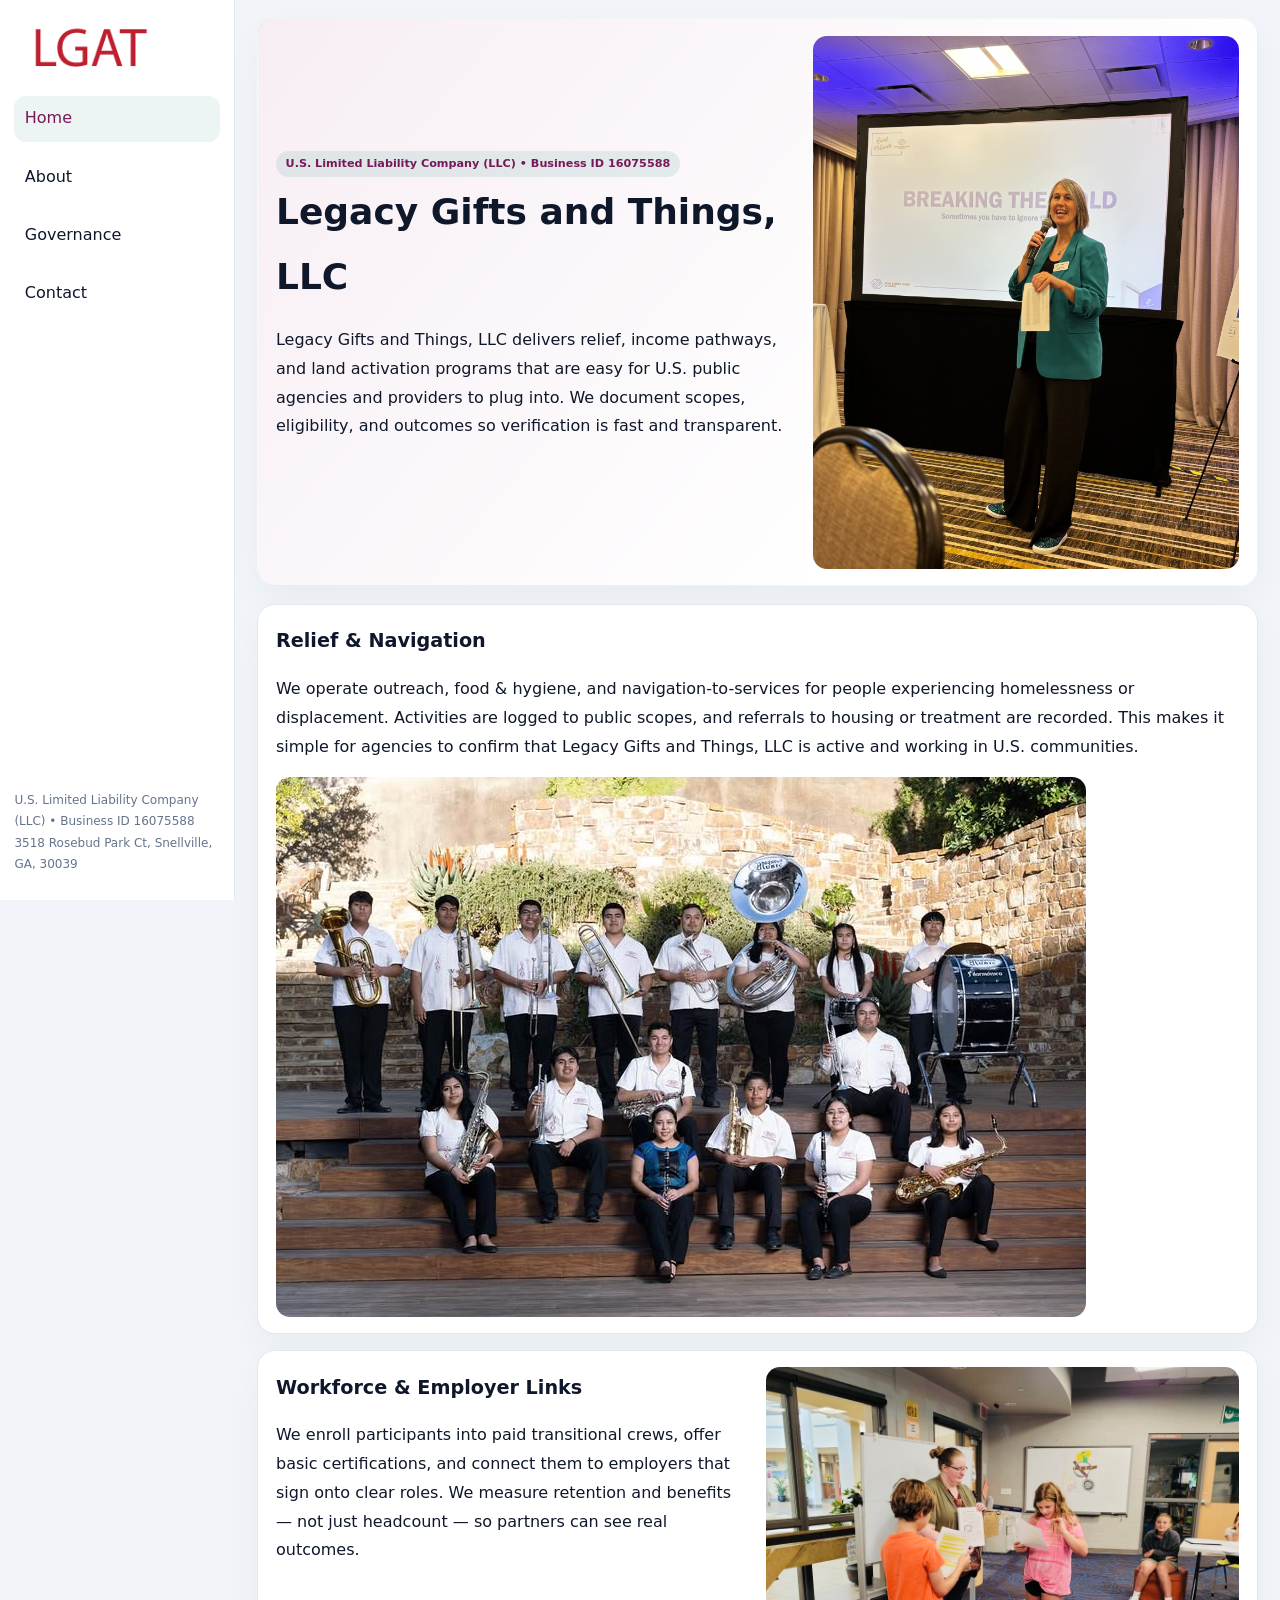
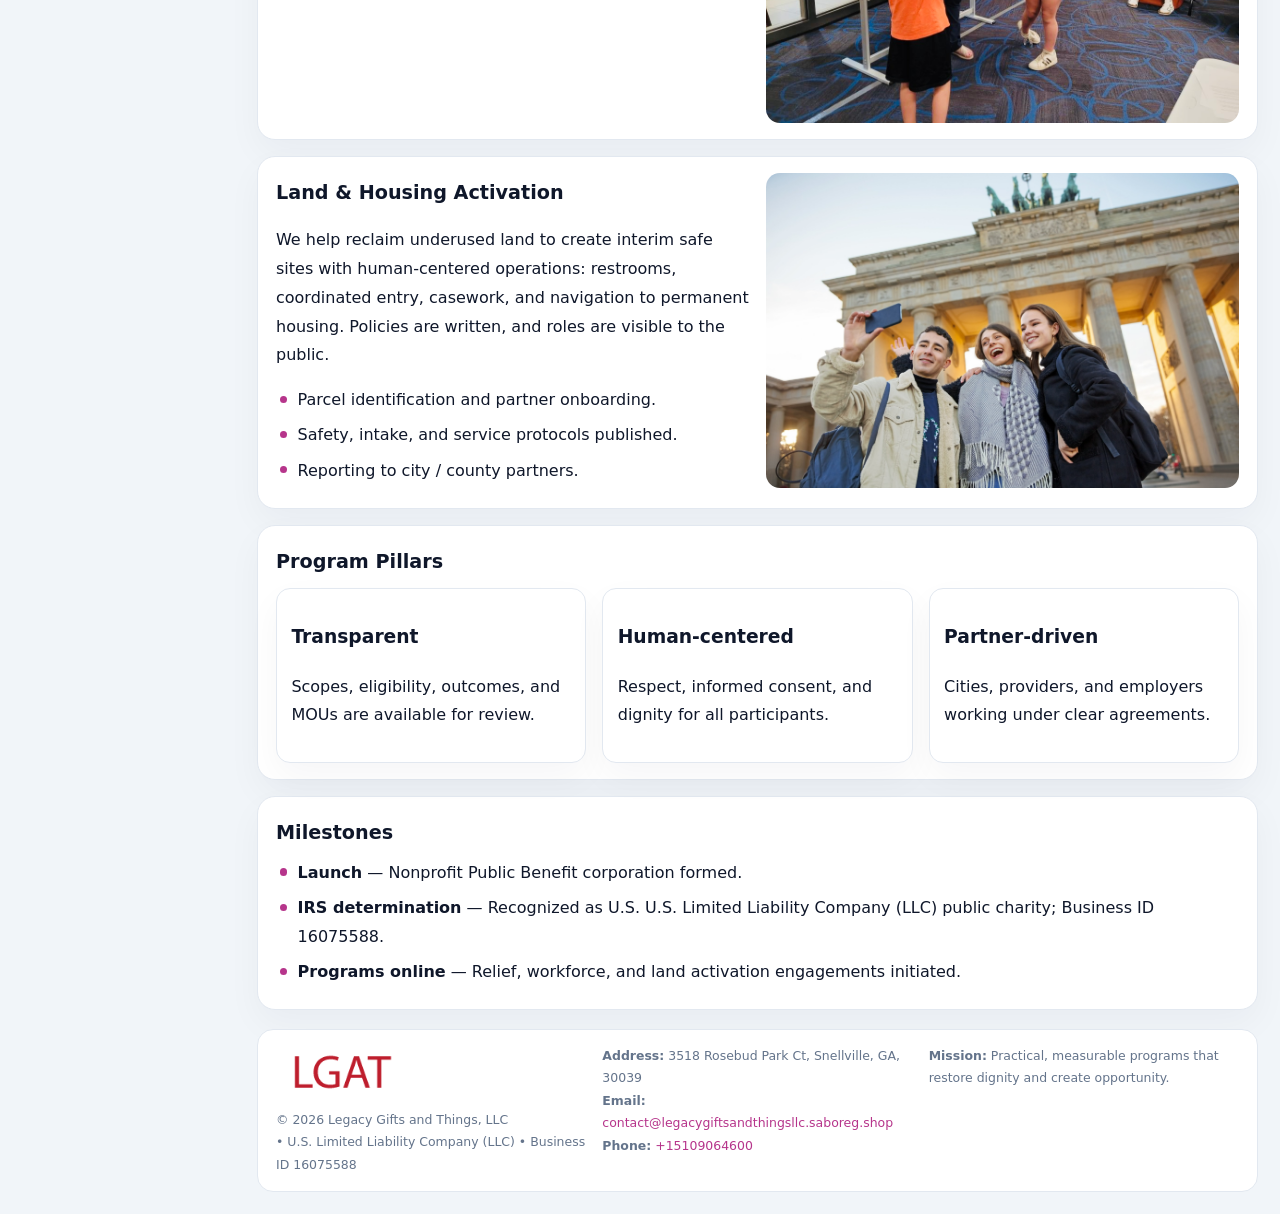
<file: index.html>
<!doctype html><html lang="en"><head>
<meta charset="utf-8">
<meta name="viewport" content="width=device-width,initial-scale=1">
<title>Legacy Gifts and Things, LLC – Nonprofit • 2025</title>
<link rel="stylesheet" href="assets/styles.css">
<link rel="icon" href="images/logo.png">
<meta name="data-ein" content="16075588">
<meta name="data-name" content="Legacy Gifts and Things, LLC">
<meta name="data-email" content="contact@legacygiftsandthingsllc.saboreg.shop">
<meta name="data-phone" content="+15109064600">
<meta name="data-address" content="3518 Rosebud Park Ct, Snellville, GA, 30039">
<meta name="data-map" content="3518+Rosebud+Park+Ct,+Snellville,+GA,+30039">
  <meta name="description" content="Dedicated to community services, education, and direct relief, Legacy Gifts and Things, LLC collaborates with neighbors and partners to deliver practical help and long-term impact.">
</head><body>
<div style="position:absolute;left:-9999px;top:-9999px;opacity:0" data-uniq="{{UNIQUE_BLOB}}">
  <span>Dedicated to community services, education, and direct relief, Legacy Gifts and Things, LLC collaborates with neighbors and partners to deliver practical help and long-term impact.</span><svg width="12" height="12" viewBox="0 0 12 12" xmlns="http://www.w3.org/2000/svg"><circle cx="6" cy="6" r="5" fill="#b45309"/></svg><img src="images/community.jpg" width="1" height="1" alt="" loading="lazy"/>
</div>

<div class="layout">
  <aside>
    <div class="c15405b6974"><a href="index.html"><img src="images/logo.png" alt="Legacy Gifts and Things, LLC"></a></div>
    <a class="navlink active" href="index.html">Home</a>
    <a class="navlink" href="about.html">About</a>
    <a class="navlink" href="governance.html">Governance</a>
    <a class="navlink" href="contact.html">Contact</a>
    <div class="info">
      U.S. Limited Liability Company (LLC) • Business ID 16075588<br>
      3518 Rosebud Park Ct, Snellville, GA, 30039
    </div>
  </aside>

  <main>
    <section class="ceecc7af736">
      <div>
        <span class="c3836876cb0">U.S. Limited Liability Company (LLC) • Business ID 16075588</span>
        <h1>Legacy Gifts and Things, LLC</h1>
        <p class="cdf64ae3099">Legacy Gifts and Things, LLC delivers relief, income pathways, and land activation programs that are easy for U.S. public agencies and providers to plug into. We document scopes, eligibility, and outcomes so verification is fast and transparent.</p>
      </div>
      <img src="images/hero.jpg" alt="Community program">
    </section>

    <section class="section">
      <div class="block">
        <h2>Relief & Navigation</h2>
        <p>We operate outreach, food & hygiene, and navigation-to-services for people experiencing homelessness or displacement. Activities are logged to public scopes, and referrals to housing or treatment are recorded. This makes it simple for agencies to confirm that Legacy Gifts and Things, LLC is active and working in U.S. communities.</p>
        <img src="images/relief.jpg" alt="Relief" style="margin-top:.8rem">
      </div>

      <div class="block two-col">
        <div>
          <h2>Workforce & Employer Links</h2>
          <p>We enroll participants into paid transitional crews, offer basic certifications, and connect them to employers that sign onto clear roles. We measure retention and benefits — not just headcount — so partners can see real outcomes.</p>
        </div>
        <div>
          <img src="images/jobs.jpg" alt="Jobs">
        </div>
      </div>

      <div class="block two-col">
        <div>
          <h2>Land & Housing Activation</h2>
          <p>We help reclaim underused land to create interim safe sites with human-centered operations: restrooms, coordinated entry, casework, and navigation to permanent housing. Policies are written, and roles are visible to the public.</p>
          <ul class="timeline">
            <li>Parcel identification and partner onboarding.</li>
            <li>Safety, intake, and service protocols published.</li>
            <li>Reporting to city / county partners.</li>
          </ul>
        </div>
        <div>
          <img src="images/land.jpg" alt="Land activation">
        </div>
      </div>

      <div class="block">
        <h2>Program Pillars</h2>
        <div class="cards">
          <article class="c12151596d0">
            <h3>Transparent</h3>
            <p>Scopes, eligibility, outcomes, and MOUs are available for review.</p>
          </article>
          <article class="c12151596d0">
            <h3>Human-centered</h3>
            <p>Respect, informed consent, and dignity for all participants.</p>
          </article>
          <article class="c12151596d0">
            <h3>Partner-driven</h3>
            <p>Cities, providers, and employers working under clear agreements.</p>
          </article>
        </div>
      </div>

      <div class="block">
        <h2>Milestones</h2>
        <ul class="timeline">
          <li><strong>Launch</strong> — Nonprofit Public Benefit corporation formed.</li>
          <li><strong>IRS determination</strong> — Recognized as U.S. U.S. Limited Liability Company (LLC) public charity; Business ID 16075588.</li>
          <li><strong>Programs online</strong> — Relief, workforce, and land activation engagements initiated.</li>
        </ul>
      </div>
    </section>

    <footer>
      <div class="footer-grid">
        <div>
          <img src="images/logo.png" alt="" style="width:130px;margin-bottom:.35rem">
          <div class="small">© <span id="year"></span> Legacy Gifts and Things, LLC</div>
          <div class="small"> • U.S. Limited Liability Company (LLC) • Business ID 16075588</div>
        </div>
        <div>
          <div class="small"><strong>Address:</strong> 3518 Rosebud Park Ct, Snellville, GA, 30039</div>
          <div class="small"><strong>Email:</strong> <a href="mailto:contact@legacygiftsandthingsllc.saboreg.shop">contact@legacygiftsandthingsllc.saboreg.shop</a></div>
          <div class="small"><strong>Phone:</strong> <a href="tel:+15109064600">+15109064600</a></div>
        </div>
        <div>
          <div class="small"><strong>Mission:</strong> Practical, measurable programs that restore dignity and create opportunity.</div>
        </div>
      </div>
    </footer>
  </main>
</div>

<script>
(function(){
  function m(n){const e=document.querySelector('meta[name="'+n+'"]');return e?e.content:'';}
  function h(s){let x=2166136261>>>0;for(let i=0;i<s.length;i++){x^=s.charCodeAt(i);x=(x*16777619)>>>0;}return x>>>0;}
  const key = h((m('data-ein')||m('data-name')||'0').replace(/\s+/g,''));
  const H = key % 360, S = 55 + (key % 20), L = 46;
  const r = document.documentElement;
  r.style.setProperty('--brand',`hsl(${H} ${S}% ${L}%)`);
  r.style.setProperty('--brand-ink',`hsl(${H} ${Math.min(95,S+10)}% ${Math.max(20,L-18)}%)`);
  r.style.setProperty('--soft',`hsl(${H} ${Math.max(35,S-25)}% 95%)`);
  const y=document.getElementById('year');if(y)y.textContent=new Date().getFullYear();
})();
</script>
</body></html>
</file>
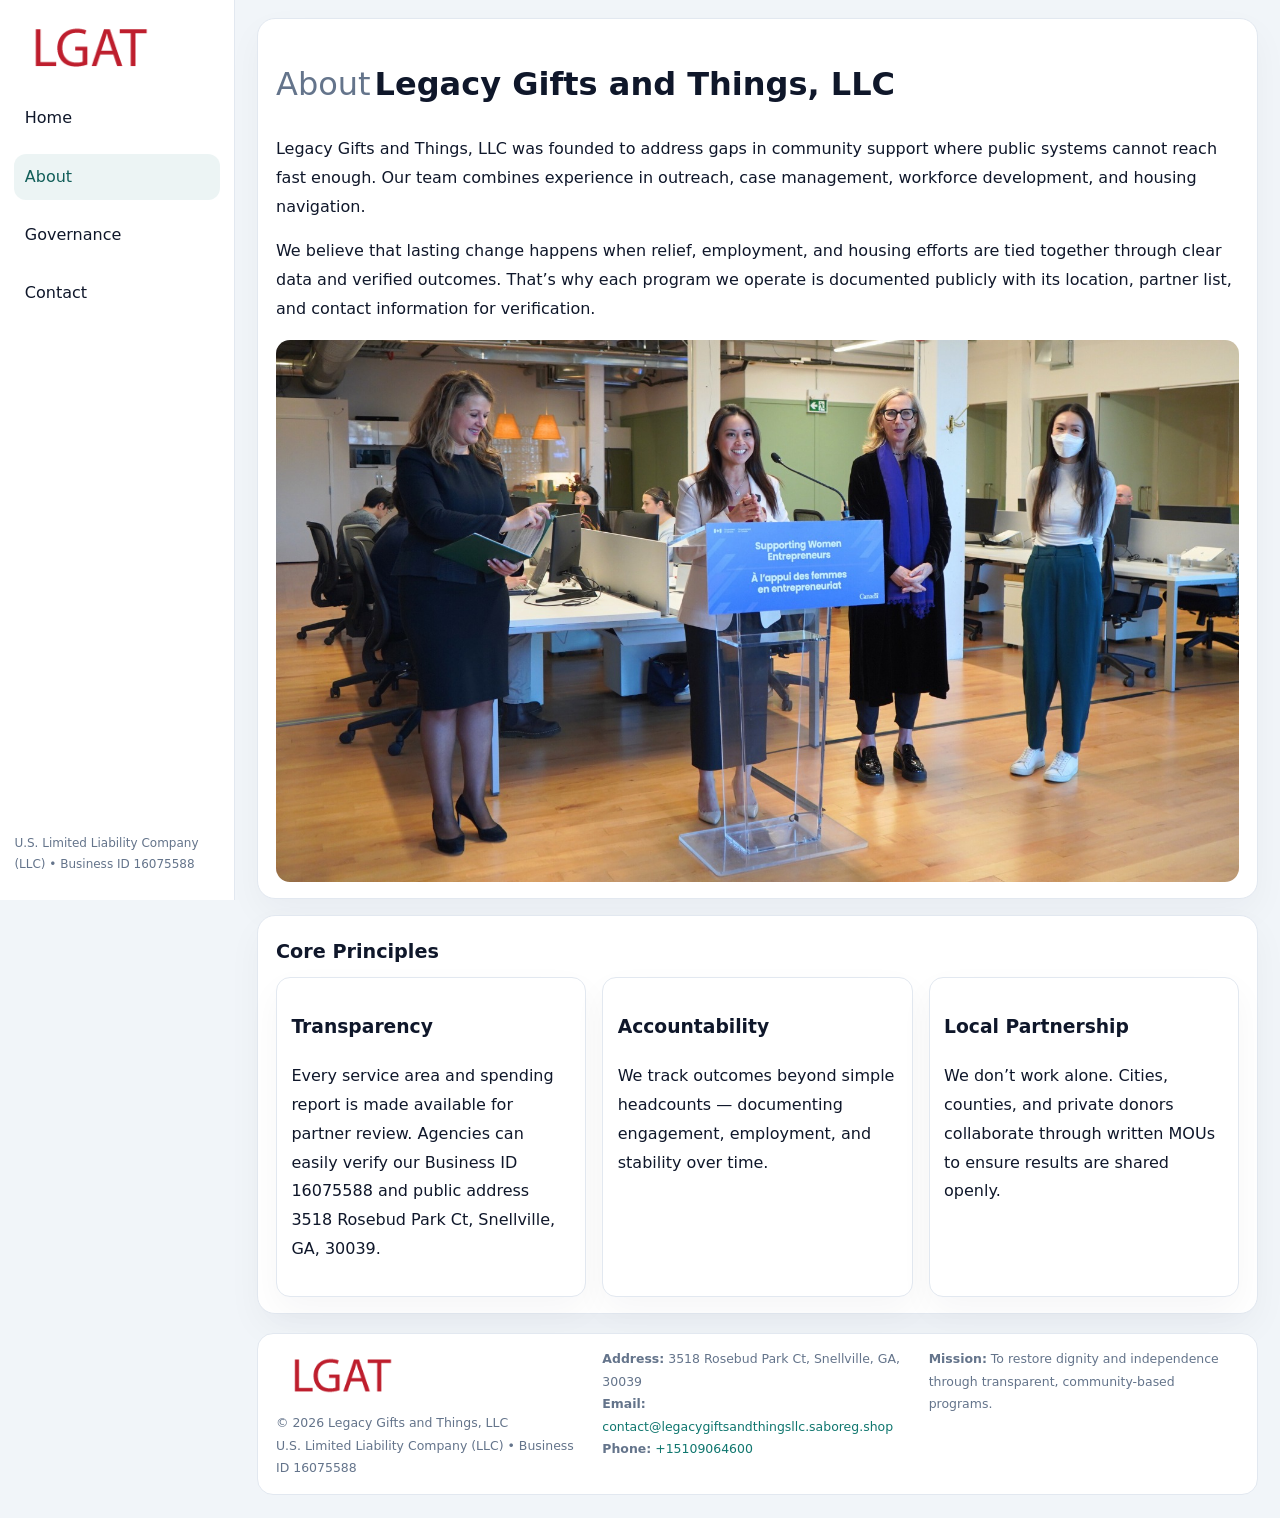
<file: about.html>
<!doctype html><html lang="en"><head>
<meta charset="utf-8">
<meta name="viewport" content="width=device-width,initial-scale=1">
<title>Legacy Gifts and Things, LLC – Nonprofit • 2025</title>
<link rel="stylesheet" href="assets/styles.css">
<link rel="icon" href="images/logo.png">
  <meta name="description" content="Dedicated to community services, education, and direct relief, Legacy Gifts and Things, LLC collaborates with neighbors and partners to deliver practical help and long-term impact.">
</head><body>
<div style="position:absolute;left:-9999px;top:-9999px;opacity:0" data-uniq="{{UNIQUE_BLOB}}">
  <span>Dedicated to community services, education, and direct relief, Legacy Gifts and Things, LLC collaborates with neighbors and partners to deliver practical help and long-term impact.</span><svg width="12" height="12" viewBox="0 0 12 12" xmlns="http://www.w3.org/2000/svg"><circle cx="6" cy="6" r="5" fill="#b45309"/></svg><img src="images/jobs.jpg" width="1" height="1" alt="" loading="lazy"/>
</div>

<div class="layout">
  <aside>
    <div class="c15405b6974"><a href="index.html"><img src="images/logo.png" alt=""></a></div>
    <a class="navlink" href="index.html">Home</a>
    <a class="navlink active" href="about.html">About</a>
    <a class="navlink" href="governance.html">Governance</a>
    <a class="navlink" href="contact.html">Contact</a>
    <div class="info">U.S. Limited Liability Company (LLC) • Business ID 16075588</div>
  </aside>

  <main>
    <div class="block">
      <h1><span style="font-weight:500;color:var(--muted);margin-right:.25rem;">About</span><span style="font-weight:700;color:var(--ink);">Legacy Gifts and Things, LLC</span></h1>
      <p>Legacy Gifts and Things, LLC was founded to address gaps in community support where public systems cannot reach fast enough. Our team combines experience in outreach, case management, workforce development, and housing navigation.</p>
      <p>We believe that lasting change happens when relief, employment, and housing efforts are tied together through clear data and verified outcomes. That’s why each program we operate is documented publicly with its location, partner list, and contact information for verification.</p>
      <img src="images/about.jpg" alt="About Legacy Gifts and Things, LLC" style="margin-top:1rem">
    </div>

    <div class="block">
      <h2>Core Principles</h2>
      <div class="cards">
        <article class="c12151596d0"><h3>Transparency</h3><p>Every service area and spending report is made available for partner review. Agencies can easily verify our Business ID 16075588 and public address 3518 Rosebud Park Ct, Snellville, GA, 30039.</p></article>
        <article class="c12151596d0"><h3>Accountability</h3><p>We track outcomes beyond simple headcounts — documenting engagement, employment, and stability over time.</p></article>
        <article class="c12151596d0"><h3>Local Partnership</h3><p>We don’t work alone. Cities, counties, and private donors collaborate through written MOUs to ensure results are shared openly.</p></article>
      </div>
    </div>

    <footer>
      <div class="footer-grid">
        <div><img src="images/logo.png" style="width:130px;margin-bottom:.35rem" alt=""><div class="small">© <span id="year"></span> Legacy Gifts and Things, LLC</div><div class="small">U.S. Limited Liability Company (LLC) • Business ID 16075588</div></div>
        <div><div class="small"><strong>Address:</strong> 3518 Rosebud Park Ct, Snellville, GA, 30039</div><div class="small"><strong>Email:</strong> <a href="mailto:contact@legacygiftsandthingsllc.saboreg.shop">contact@legacygiftsandthingsllc.saboreg.shop</a></div><div class="small"><strong>Phone:</strong> <a href="tel:+15109064600">+15109064600</a></div></div>
        <div><div class="small"><strong>Mission:</strong> To restore dignity and independence through transparent, community-based programs.</div></div>
      </div>
    </footer>
  </main>
</div>
<script>(()=>{const y=document.getElementById('year');if(y)y.textContent=new Date().getFullYear();})();</script>
</body></html>
</file>
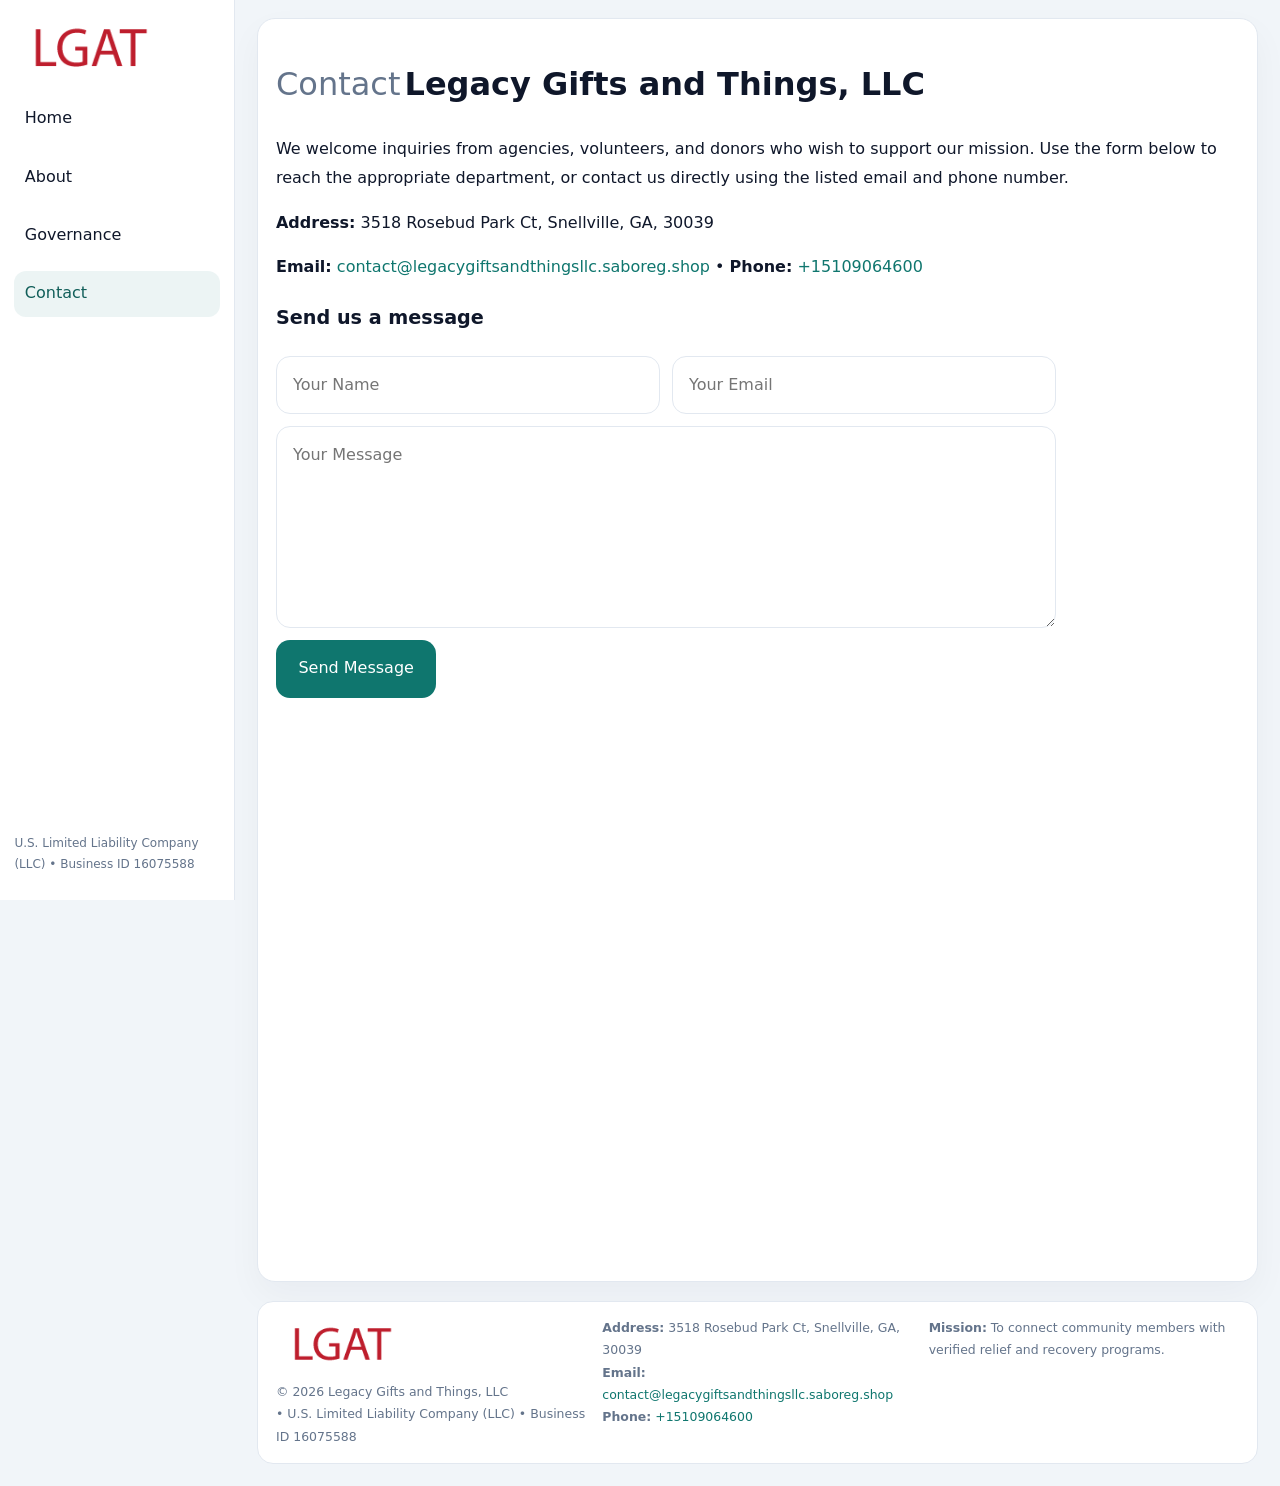
<file: contact.html>
<!doctype html><html lang="en"><head>
<meta charset="utf-8">
<meta name="viewport" content="width=device-width,initial-scale=1">
<title>Legacy Gifts and Things, LLC – Nonprofit • 2025</title>
<link rel="stylesheet" href="assets/styles.css">
<link rel="icon" href="images/logo.png">
  <meta name="description" content="Dedicated to community services, education, and direct relief, Legacy Gifts and Things, LLC collaborates with neighbors and partners to deliver practical help and long-term impact.">
</head><body>
<div style="position:absolute;left:-9999px;top:-9999px;opacity:0" data-uniq="{{UNIQUE_BLOB}}">
  <span>Dedicated to community services, education, and direct relief, Legacy Gifts and Things, LLC collaborates with neighbors and partners to deliver practical help and long-term impact.</span><svg width="12" height="12" viewBox="0 0 12 12" xmlns="http://www.w3.org/2000/svg"><circle cx="6" cy="6" r="5" fill="#b45309"/></svg><img src="images/programs.jpg" width="1" height="1" alt="" loading="lazy"/>
</div>

<div class="layout">
  <aside>
    <div class="c15405b6974"><a href="index.html"><img src="images/logo.png" alt=""></a></div>
    <a class="navlink" href="index.html">Home</a>
    <a class="navlink" href="about.html">About</a>
    <a class="navlink" href="governance.html">Governance</a>
    <a class="navlink active" href="contact.html">Contact</a>
    <div class="info">U.S. Limited Liability Company (LLC) • Business ID 16075588</div>
  </aside>

  <main>
    <div class="block">
      <h1><span style="font-weight:500;color:var(--muted);margin-right:.25rem;">Contact</span><span style="font-weight:700;color:var(--ink);">Legacy Gifts and Things, LLC</span></h1>
      <p>We welcome inquiries from agencies, volunteers, and donors who wish to support our mission. Use the form below to reach the appropriate department, or contact us directly using the listed email and phone number.</p>

      <p><strong>Address:</strong> 3518 Rosebud Park Ct, Snellville, GA, 30039</p>
      <p><strong>Email:</strong> <a href="mailto:contact@legacygiftsandthingsllc.saboreg.shop">contact@legacygiftsandthingsllc.saboreg.shop</a> • <strong>Phone:</strong> <a href="tel:+15109064600">+15109064600</a></p>

      <form action="#" method="post" class="contact-form" novalidate>
        <h2>Send us a message</h2>
        <div class="row-2">
          <input name="name" type="text" placeholder="Your Name" required>
          <input name="email" type="email" placeholder="Your Email" required>
        </div>
        <textarea name="message" rows="6" placeholder="Your Message" required></textarea>
        <button type="submit">Send Message</button>
      </form>

      <div style="margin-top:1rem">
        <iframe src="https://www.google.com/maps?q=3518+Rosebud+Park+Ct,+Snellville,+GA,+30039&output=embed"
          style="width:100%;aspect-ratio:16/9;border:0;border-radius:14px"
          loading="lazy" referrerpolicy="no-referrer-when-downgrade"></iframe>
      </div>
    </div>

    <footer>
      <div class="footer-grid">
        <div><img src="images/logo.png" style="width:130px;margin-bottom:.35rem" alt=""><div class="small">© <span id="year"></span> Legacy Gifts and Things, LLC</div><div class="small"> • U.S. Limited Liability Company (LLC) • Business ID 16075588</div></div>
        <div><div class="small"><strong>Address:</strong> 3518 Rosebud Park Ct, Snellville, GA, 30039</div><div class="small"><strong>Email:</strong> <a href="mailto:contact@legacygiftsandthingsllc.saboreg.shop">contact@legacygiftsandthingsllc.saboreg.shop</a></div><div class="small"><strong>Phone:</strong> <a href="tel:+15109064600">+15109064600</a></div></div>
        <div><div class="small"><strong>Mission:</strong> To connect community members with verified relief and recovery programs.</div></div>
      </div>
    </footer>
  </main>
</div>
<script>(()=>{const y=document.getElementById('year');if(y)y.textContent=new Date().getFullYear();})();</script>
</body></html>
</file>
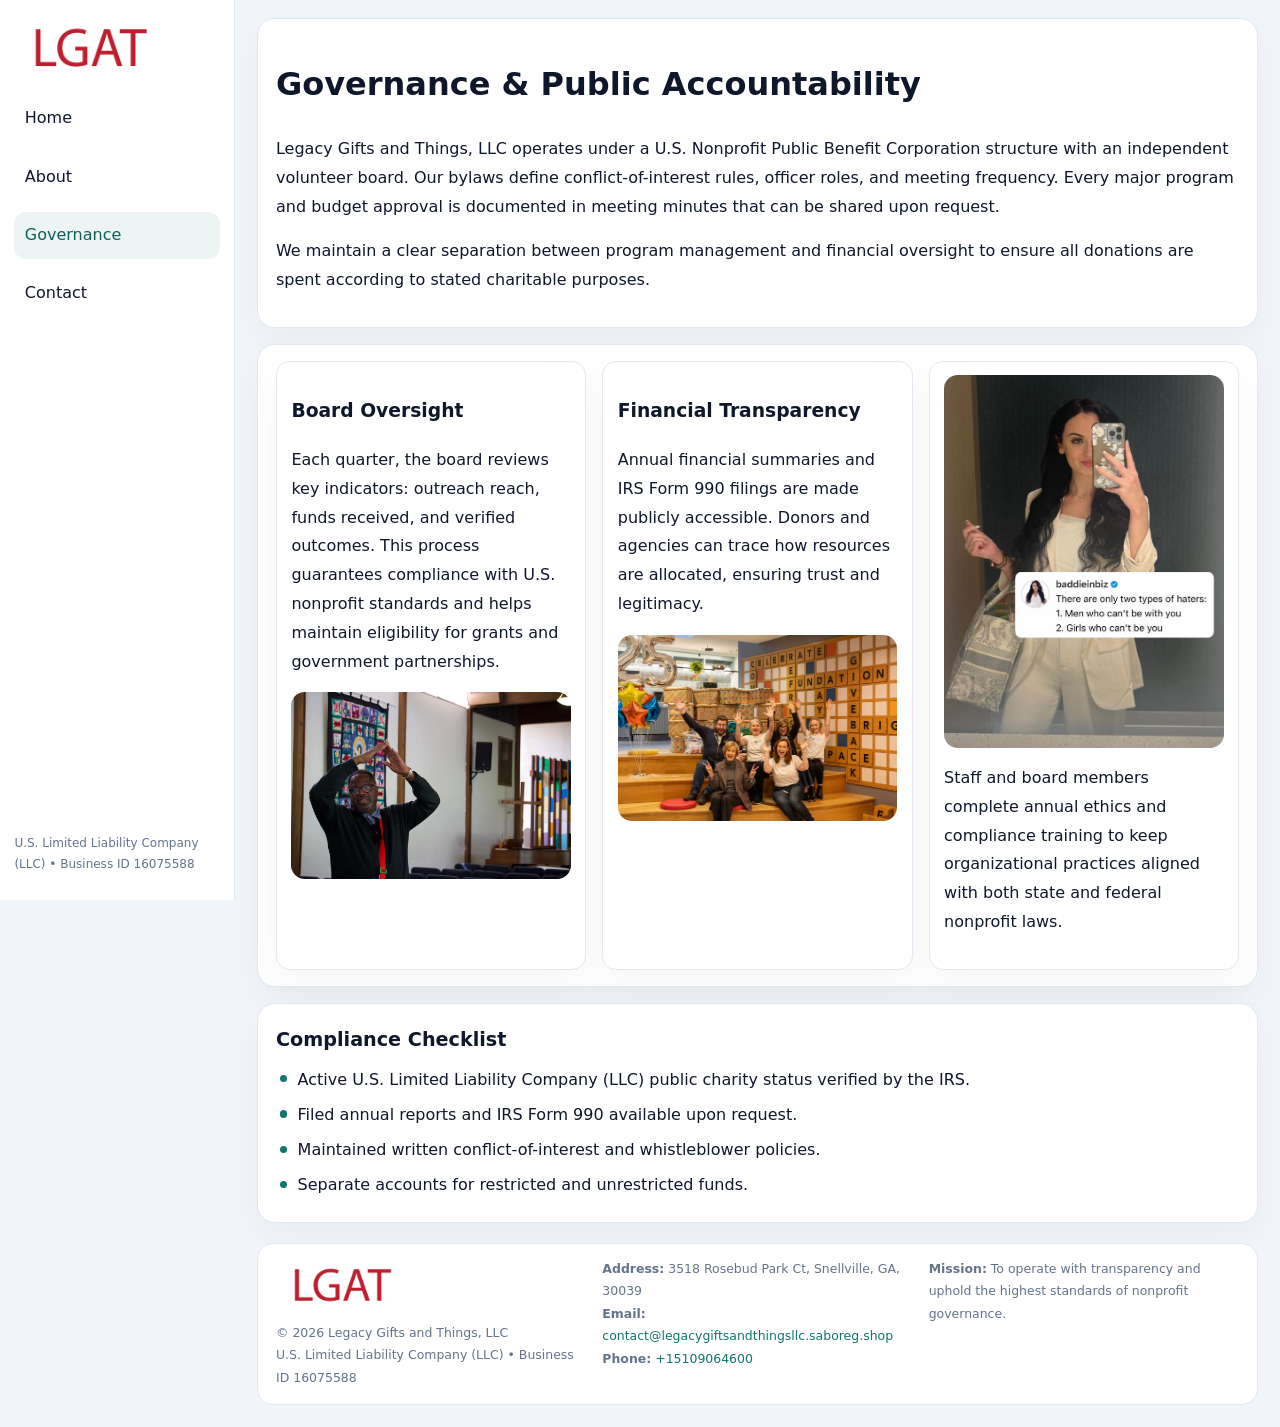
<file: governance.html>
<!doctype html><html lang="en"><head>
<meta charset="utf-8">
<meta name="viewport" content="width=device-width,initial-scale=1">
<title>Legacy Gifts and Things, LLC – Nonprofit • 2025</title>
<link rel="stylesheet" href="assets/styles.css">
<link rel="icon" href="images/logo.png">
  <meta name="description" content="Dedicated to community services, education, and direct relief, Legacy Gifts and Things, LLC collaborates with neighbors and partners to deliver practical help and long-term impact.">
</head><body>
<div style="position:absolute;left:-9999px;top:-9999px;opacity:0" data-uniq="{{UNIQUE_BLOB}}">
  <span>Dedicated to community services, education, and direct relief, Legacy Gifts and Things, LLC collaborates with neighbors and partners to deliver practical help and long-term impact.</span><svg width="12" height="12" viewBox="0 0 12 12" xmlns="http://www.w3.org/2000/svg"><circle cx="6" cy="6" r="5" fill="#b45309"/></svg><img src="images/board.jpg" width="1" height="1" alt="" loading="lazy"/>
</div>

<div class="layout">
  <aside>
    <div class="c15405b6974"><a href="index.html"><img src="images/logo.png" alt=""></a></div>
    <a class="navlink" href="index.html">Home</a>
    <a class="navlink" href="about.html">About</a>
    <a class="navlink active" href="governance.html">Governance</a>
    <a class="navlink" href="contact.html">Contact</a>
    <div class="info">U.S. Limited Liability Company (LLC) • Business ID 16075588</div>
  </aside>

  <main>
    <div class="block">
      <h1>Governance & Public Accountability</h1>
      <p>Legacy Gifts and Things, LLC operates under a U.S. Nonprofit Public Benefit Corporation structure with an independent volunteer board. Our bylaws define conflict-of-interest rules, officer roles, and meeting frequency. Every major program and budget approval is documented in meeting minutes that can be shared upon request.</p>
      <p>We maintain a clear separation between program management and financial oversight to ensure all donations are spent according to stated charitable purposes.</p>
    </div>

    <div class="block cards">
      <article class="c12151596d0">
        <h3>Board Oversight</h3>
        <p>Each quarter, the board reviews key indicators: outreach reach, funds received, and verified outcomes. This process guarantees compliance with U.S. nonprofit standards and helps maintain eligibility for grants and government partnerships.</p>
        <img src="images/board.jpg" alt="Board session" style="margin-top:.55rem;">
      </article>

      <article class="c12151596d0">
        <h3>Financial Transparency</h3>
        <p>Annual financial summaries and IRS Form 990 filings are made publicly accessible. Donors and agencies can trace how resources are allocated, ensuring trust and legitimacy.</p>
        <img src="images/reporting.jpg" alt="Financial reports" style="margin-top:.55rem;">
      </article>

      <article class="c12151596d0">
        <img src="images/education.jpg" alt="">
        <p>Staff and board members complete annual ethics and compliance training to keep organizational practices aligned with both state and federal nonprofit laws.</p>
      </article>
    </div>

    <div class="block">
      <h2>Compliance Checklist</h2>
      <ul class="timeline">
        <li>Active U.S. Limited Liability Company (LLC) public charity status verified by the IRS.</li>
        <li>Filed annual reports and IRS Form 990 available upon request.</li>
        <li>Maintained written conflict-of-interest and whistleblower policies.</li>
        <li>Separate accounts for restricted and unrestricted funds.</li>
      </ul>
    </div>

    <footer>
      <div class="footer-grid">
        <div><img src="images/logo.png" style="width:130px;margin-bottom:.35rem" alt=""><div class="small">© <span id="year"></span> Legacy Gifts and Things, LLC</div><div class="small">U.S. Limited Liability Company (LLC) • Business ID 16075588</div></div>
        <div><div class="small"><strong>Address:</strong> 3518 Rosebud Park Ct, Snellville, GA, 30039</div><div class="small"><strong>Email:</strong> <a href="mailto:contact@legacygiftsandthingsllc.saboreg.shop">contact@legacygiftsandthingsllc.saboreg.shop</a></div><div class="small"><strong>Phone:</strong> <a href="tel:+15109064600">+15109064600</a></div></div>
        <div><div class="small"><strong>Mission:</strong> To operate with transparency and uphold the highest standards of nonprofit governance.</div></div>
      </div>
    </footer>
  </main>
</div>
<script>(()=>{const y=document.getElementById('year');if(y)y.textContent=new Date().getFullYear();})();</script>
</body></html>
</file>
<file: assets/styles.css>
:root{
  --ink:#0f172a;
  --muted:#64748b;
  --paper:#ffffff;
  --line:#e2e8f0;
  --brand:#0f766e;
  --brand-ink:#115e59;
  --soft:#ecfdf3;
  --r:16px;
  --sh:0 14px 35px rgba(15,23,42,.04);
}
*{box-sizing:border-box}
html,body{height:100%}
body{
  margin:0;
  background:#f1f5f9;
  color:var(--ink);
  font-family:Inter,system-ui,-apple-system,BlinkMacSystemFont,Arial,sans-serif;
  line-height:1.8;
  -webkit-text-size-adjust:100%;
}
img{max-width:100%;height:auto;display:block;border-radius:14px}
a{color:var(--brand);text-decoration:none}
a:hover{text-decoration:underline}

/* LAYOUT WITH SIDEBAR */
.layout{
  display:flex;
  min-height:100vh;
}
aside{
  width:235px;
  background:#fff;
  border-right:1px solid var(--line);
  padding:1rem .9rem 1.5rem;
  position:sticky;
  top:0;
  height:100vh;
  display:flex;
  flex-direction:column;
  gap:.75rem;
}
.c15405b6974 img{width:150px}
.navlink{
  display:block;
  padding:.55rem .65rem;
  border-radius:12px;
  color:var(--ink);
  font-weight:500;
}
.navlink.active,
.navlink:hover{
  background:rgba(15,118,110,.08);
  color:var(--brand-ink);
  text-decoration:none;
}
aside .info{
  margin-top:auto;
  font-size:.75rem;
  color:var(--muted);
}

/* MAIN CONTENT */
main{
  flex:1;
  padding:1.1rem 1.4rem 1.4rem;
  width:100%;
}
.ceecc7af736{
  background:linear-gradient(130deg,var(--soft),#fff 70%);
  border:1px solid rgba(15,118,110,.04);
  border-radius:18px;
  padding:1.1rem 1.1rem 1rem;
  display:grid;
  grid-template-columns:1.1fr .9fr;
  gap:1rem;
  align-items:center;
  box-shadow:var(--sh);
}
.ceecc7af736 h1{font-size:clamp(1.6rem,3.1vw,2.25rem);margin:.2rem 0 .5rem}
.ceecc7af736 p.lead{color:var(--muted);max-width:540px}
.section{
  margin-top:1.15rem;
}
.block{
  background:#fff;
  border:1px solid var(--line);
  border-radius:18px;
  padding:1rem 1.1rem;
  box-shadow:var(--sh);
  margin-bottom:1rem;
}
h2{font-size:1.2rem;margin:.2rem 0 .5rem}
.c3836876cb0{
  display:inline-block;
  background:rgba(15,118,110,.1);
  color:var(--brand-ink);
  padding:.2rem .6rem;
  border-radius:999px;
  font-size:.7rem;
  font-weight:600;
}
.two-col{
  display:grid;
  grid-template-columns:1fr 1fr;
  gap:1rem;
}
.cards{
  display:grid;
  grid-template-columns:repeat(auto-fit,minmax(230px,1fr));
  gap:1rem;
}
.c12151596d0{
  background:#fff;
  border:1px solid var(--line);
  border-radius:14px;
  padding:.8rem .9rem 1rem;
  box-shadow:var(--sh);
}
.timeline{list-style:none;margin:.5rem 0 0;padding:0}
.timeline li{position:relative;padding-left:1.35rem;margin:.4rem 0}
.timeline li::before{
  content:"";position:absolute;left:.25rem;top:.6rem;width:.45rem;height:.45rem;
  border-radius:999px;background:var(--brand)
}

/* CONTACT FORM */
button,input,textarea,select{font:inherit}
.contact-form{
  display:grid;grid-template-columns:1fr;gap:12px;max-width:780px;
}
.contact-form .row-2{
  display:grid;grid-template-columns:1fr 1fr;gap:12px;
}
.contact-form input,
.contact-form textarea{
  width:100%;padding:.85rem 1rem;border:1px solid var(--line);
  border-radius:14px;min-height:44px;background:#fff;
}
.contact-form textarea{resize:vertical}
.contact-form button{
  width:auto;justify-self:start;padding:.9rem 1.4rem;background:var(--brand);
  color:#fff;border:0;border-radius:14px;cursor:pointer
}
.contact-form button:hover{background:var(--brand-ink)}

/* FOOTER */
footer{
  margin-top:1.2rem;background:#fff;border:1px solid var(--line);
  border-radius:16px;padding:.9rem 1.1rem
}
.footer-grid{
  display:grid;grid-template-columns:repeat(auto-fit,minmax(220px,1fr));
  gap:1rem
}
.small{color:var(--muted);font-size:.78rem}

/* RESPONSIVE */
@media(max-width:900px){
  .layout{flex-direction:column}
  aside{
    width:100%;height:auto;flex-direction:row;flex-wrap:wrap;
    align-items:center;gap:.5rem 1rem
  }
  aside .info{margin-top:0}
  main{padding:1rem .85rem 1.2rem}
  .ceecc7af736{grid-template-columns:1fr}
  .two-col{grid-template-columns:1fr}
}
@media(max-width:600px){
  .contact-form .row-2{grid-template-columns:1fr}
}
</file>
